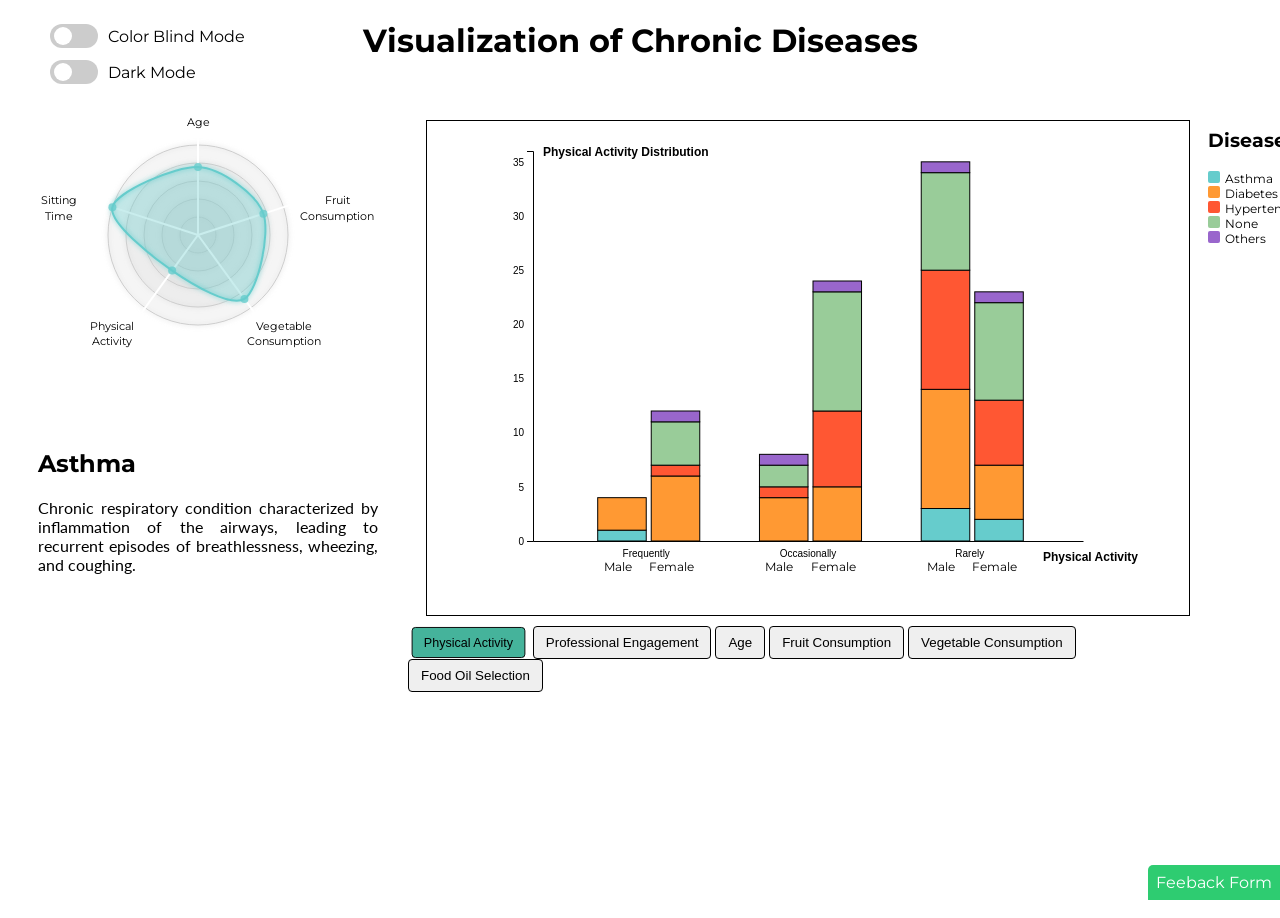
<file: index.html>
<!DOCTYPE html>
<html lang="en">
	<head>
		<meta charset="UTF-8" />
		<meta
			name="description"
			content="Explore visualizations of chronic diseases and habits of individuals on our website. Learn about the impact of lifestyle choices on health through interactive charts and graphs."
		/>
		<meta
			name="keywords"
			content="Chronic diseases, Health habits, Data visualization, D3.js, Interactive charts, Disease prevention"
		/>
		<meta name="viewport" content="width=device-width, initial-scale=1.0" />
		<meta name="author" content="BENBETKA Marouane, Kebir Rayane" />

		<title>D3 Visualization of Chronic Diseases</title>

		<link rel="stylesheet" href="style.css" />
		<link
			rel="stylesheet"
			href="https://fonts.googleapis.com/css?family=Montserrat:400,700&display=swap"
		/>
		<link
			rel="stylesheet"
			href="https://fonts.googleapis.com/css?family=Lato:400,400i,700,700i&display=swap"
		/>
		<script src="./libraries/d3.v3.js"></script>
		<script src="./libraries/d3.v6.js"></script>
		<script src="./script.js"></script>
	</head>

	<body id="body" onload="main();mainRadarChart(0)">
		<h1 style="text-align: center">Visualization of Chronic Diseases</h1>
		<div class="center">
			<div class="left-section">
				<div class="radarChart"></div>
				<div class="description-maladie">
					<h2 id="maladie-title">Asthma</h2>
					<p id="maladie-description" class="text-maladie">
						Chronic respiratory condition characterized by
						inflammation of the airways, leading to recurrent
						episodes of breathlessness, wheezing, and coughing.
					</p>
				</div>
			</div>

			<div id="container">
				<div class="toggle-container" id="toggleDarkMode">
					<label class="toggle-switch">
						<input type="checkbox" />
						<span
							class="toggle-slider"
							onclick="toggleDarkMode(event)"
						></span>
					</label>
					<label class="toggle-label">Dark Mode</label>
				</div>
				<div class="toggle-container" id="toggleButton">
					<label class="toggle-switch">
						<input type="checkbox" />
						<span
							class="toggle-slider"
							onclick="toggleButton(event)"
						></span>
					</label>
					<label class="toggle-label">Color Blind Mode</label>
				</div>

				<div id="barchart-container">
					<div id="my_dataviz"></div>
				</div>
				<div id="my_buttons">
					<button class="variable" id="activite_physique">
						Physical Activity
					</button>
					<button class="variable" id="activite">
						Professional Engagement
					</button>
					<button class="variable" id="age">Age</button>
					<button class="variable" id="frequence_consommation_fruit">
						Fruit Consumption
					</button>
					<button class="variable" id="frequence_consommation_legume">
						Vegetable Consumption
					</button>
					<button class="variable" id="matiere_grasse">
						Food Oil Selection
					</button>
				</div>
			</div>

			<div id="color-key">
				<h3>Diseases</h3>
				<div class="color-key">
					<div class="color-container">
						<div
							class="color-box color-1"
							style="background-color: #66cccc"
						></div>
						<span class="color-label">Asthma</span>
					</div>
					<div class="color-container">
						<div
							class="color-box color-2"
							style="background-color: #ff9933"
						></div>
						<span class="color-label">Diabetes</span>
					</div>
					<div class="color-container">
						<div
							class="color-box color-3"
							style="background-color: #ff5733"
						></div>
						<span class="color-label">Hypertension</span>
					</div>
					<div class="color-container">
						<div
							class="color-box color-4"
							style="background-color: #99cc99"
						></div>
						<span class="color-label">None</span>
					</div>
					<div class="color-container">
						<div
							class="color-box color-5"
							style="background-color: #9966cc"
						></div>
						<span class="color-label">Others</span>
					</div>

					<!-- Add more color boxes and labels as needed -->
				</div>
			</div>
		</div>
		<a
			class="feedback"
			href="https://docs.google.com/forms/d/e/1FAIpQLSfOQ6KOAtsJOb2mIRD-oKRt9eOyQRRFANEOzXTYDO54YSTn0Q/viewform?usp=sf_link"
			target="_blank"
		>
			Feeback Form
		</a>
	</body>
</html>
</file>
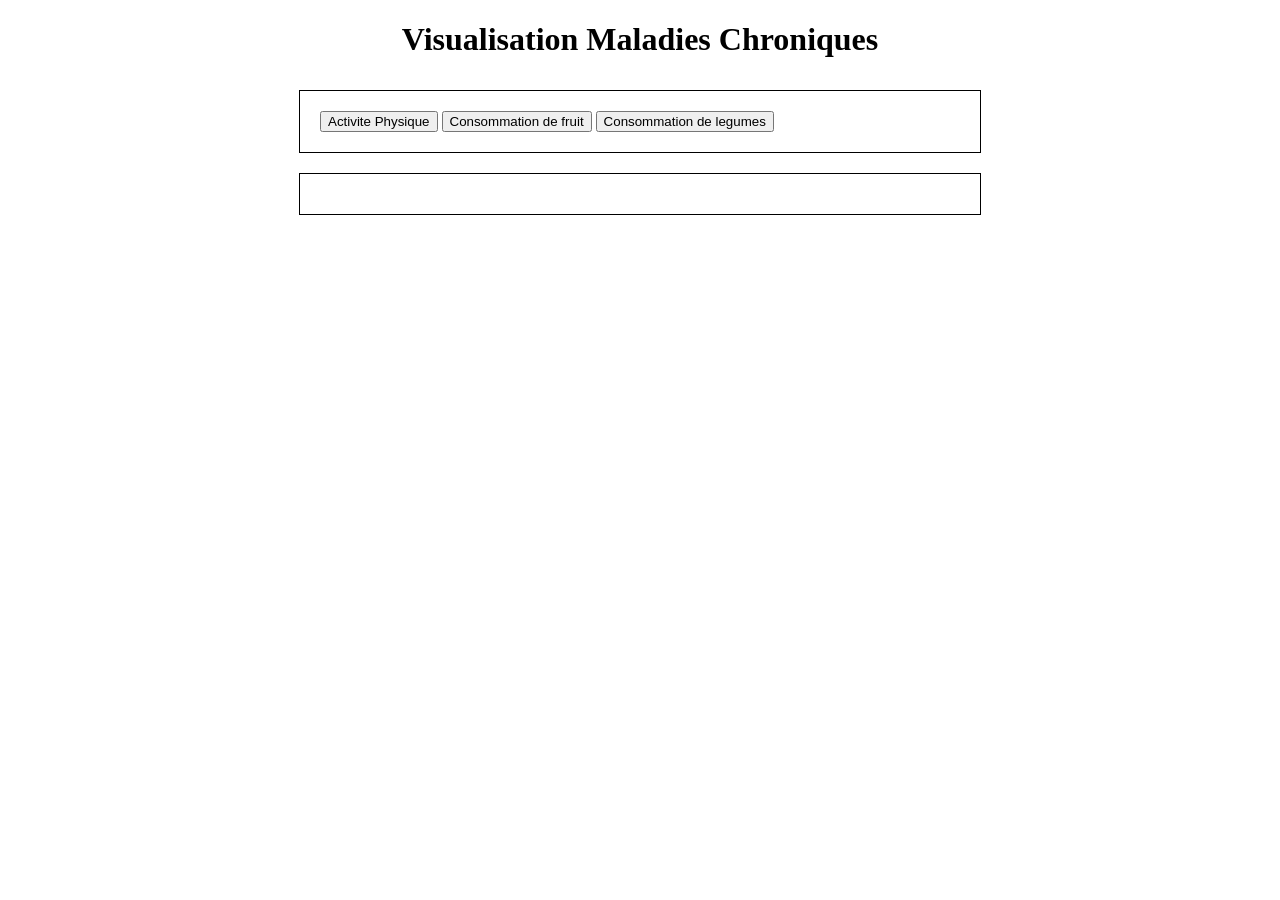
<file: src/index.html>
<!DOCTYPE html>
<html lang="en">
	<head>
		<meta charset="UTF-8" />
		<title>Projet InfoVis</title>
		<script src="https://d3js.org/d3.v6.js"></script>
		<script src="./script.js"></script>
		<style>
			#container {
				display: flex;
				flex-direction: column;
				align-items: center;
				margin: 0;
			}

			#barchart-container,
			#pie-container {
				padding: 20px;
				border: 1px solid black;
				margin: 10px;
				width: 50vw;
			}

			#my_dataviz {
				text-align: center;
			}
		</style>
	</head>

	<body onload="main()">
		<h1 style="text-align: center">Visualisation Maladies Chroniques</h1>
		<div id="container">
			<div id="barchart-container">
				<div id="my_dataviz"></div>
				<div id="my_buttons">
					<button id="button1">Activite Physique</button>
					<button id="button2">Consommation de fruit</button>
					<button id="button3">Consommation de legumes</button>
				</div>
			</div>
			<div id="pie-container">
				<div id="piediv"></div>
			</div>
		</div>
	</body>
</html>
</file>
<file: style.css>
body {
	font-family: "Montserrat", sans-serif;
	min-width: 1000px;
	overflow-x: auto;
}
body.dark {
	background-color: #343338;
}
body.dark h1,
body.dark h3 {
	color: white;
}

span {
	color: black;
}

body.dark span {
	color: white;
}

.tooltip {
	background-color: white;
}

rect {
	stroke: black;
}

text {
	fill: black;
}
.dark text {
	fill: white;
}

p {
	font-family: "Lato", sans-serif;
}

#myxscale,
#myyscale {
	stroke: black;
}

#myxscale path,
#myyscale path {
	stroke: black;
}

.dark #myxscale,
.dark #myyscale {
	stroke: white;
}

.dark #myxscale path,
.dark #myyscale path {
	stroke: white;
}

.dark #mybars0,
.dark #mybars {
	fill: white;
	stroke: white;
}
#container {
	min-width: 800px;
	width: 60vw;
	display: flex;
	flex-direction: column;
	align-items: center;
	margin: 0;
}

#toggleButton {
	/* padding: 10px;
				cursor: pointer;
				background-color: #888888;
				color: #fff;
				border: none;
				border-radius: 5px;
				outline: none;
				margin-bottom: 10px; */
	position: absolute;
	top: 24px;
	left: 50px;
}
#toggleDarkMode {
	/* padding: 10px;
				cursor: pointer;
				background-color: #888888;
				color: #fff;
				border: none;
				border-radius: 5px;
				outline: none;
				margin-bottom: 10px; */
	position: absolute;
	top: 60px;
	left: 50px;
}

/* Style for the "active" state
			#toggleButton.active,
			#toggleDarkMode.active {
				background-color: #2ecc71;
			} */

#barchart-container {
	padding: 20px 56px;
	border: 1px solid black;
	margin: 10px;
	min-width: 650px;

	width: 40vw;
}

.dark #barchart-container {
	border-color: transparent;
}

#my_dataviz {
	text-align: center;
}

#buttonsContainer {
	width: 100%;
	display: flex;
	flex-direction: column;
	justify-content: start;
	align-items: start;
	row-gap: 50px;
}
.center {
	display: flex;
	justify-content: center;
	align-items: start;
	margin-top: 50px;
	height: calc(100vh - 100px);
	min-height: 600px;
	width: fit-content;
}

.variable {
	padding: 8px 12px;
	cursor: pointer;
	border: black 1px solid;
	border-radius: 4px;
	transition: all 0.3s ease;
}
.variable:hover {
	scale: 0.95;
}

.activeVariable {
	background-color: #45b39b;
	font-weight: 500;
	scale: 0.94;
}

g line,
g text {
	stroke: none;
}

.toggle-container {
	display: flex;
	align-items: center;
}

.toggle-label {
	margin-left: 10px;
}
.dark .toggle-label {
	color: white;
}

.toggle-switch {
	position: relative;
	display: inline-block;
	width: 48px;
	height: 24px;
}

.toggle-slider {
	position: absolute;
	cursor: pointer;
	top: 0;
	left: 0;
	right: 0;
	bottom: 0;
	background-color: #ccc;
	border-radius: 34px;
	transition: 0.4s;
}

.toggle-slider:before {
	position: absolute;
	content: "";
	height: 18px;
	width: 18px;
	left: 4px;
	bottom: 3px;
	background-color: white;
	border-radius: 50%;
	transition: 0.4s;
}

#toggleButton.active .toggle-slider,
#toggleDarkMode.active .toggle-slider {
	background-color: #2196f3;
}
#toggleButton.active .toggle-slider:before,
#toggleDarkMode.active .toggle-slider:before {
	transform: translateX(22px);
}

.left-section {
	width: 400px;
}

.text-maladie {
	text-align: justify;
	color: black;
}

.dark .text-maladie {
	color: white;
}

h2 {
	color: black;
}
.dark h2 {
	color: white;
}

.feedback {
	position: fixed;
	bottom: 0;
	right: 0;
	padding: 8px;
	background-color: #2ecc71;
	color: white;
	border-radius: 5px 0 0 0;
	text-decoration: none;
	transition: all;
}

.feedback:hover {
	background-color: #27ae60;
	scale: 0.95;
}

.color-key {
	font-size: 12px;
}

.color-container {
	display: flex;
	flex-direction: row;
}

.color-box {
	width: 12px;
	height: 12px;
	display: inline-block;
	margin-right: 5px;
	vertical-align: middle;
	border-radius: 2px;
	transition: all 0.3s ease;
	transition-delay: 0.2s;
}

.color-label {
	display: inline-block;
	vertical-align: middle;
}

.description-maladie {
	margin: auto 30px;
}
</file>
